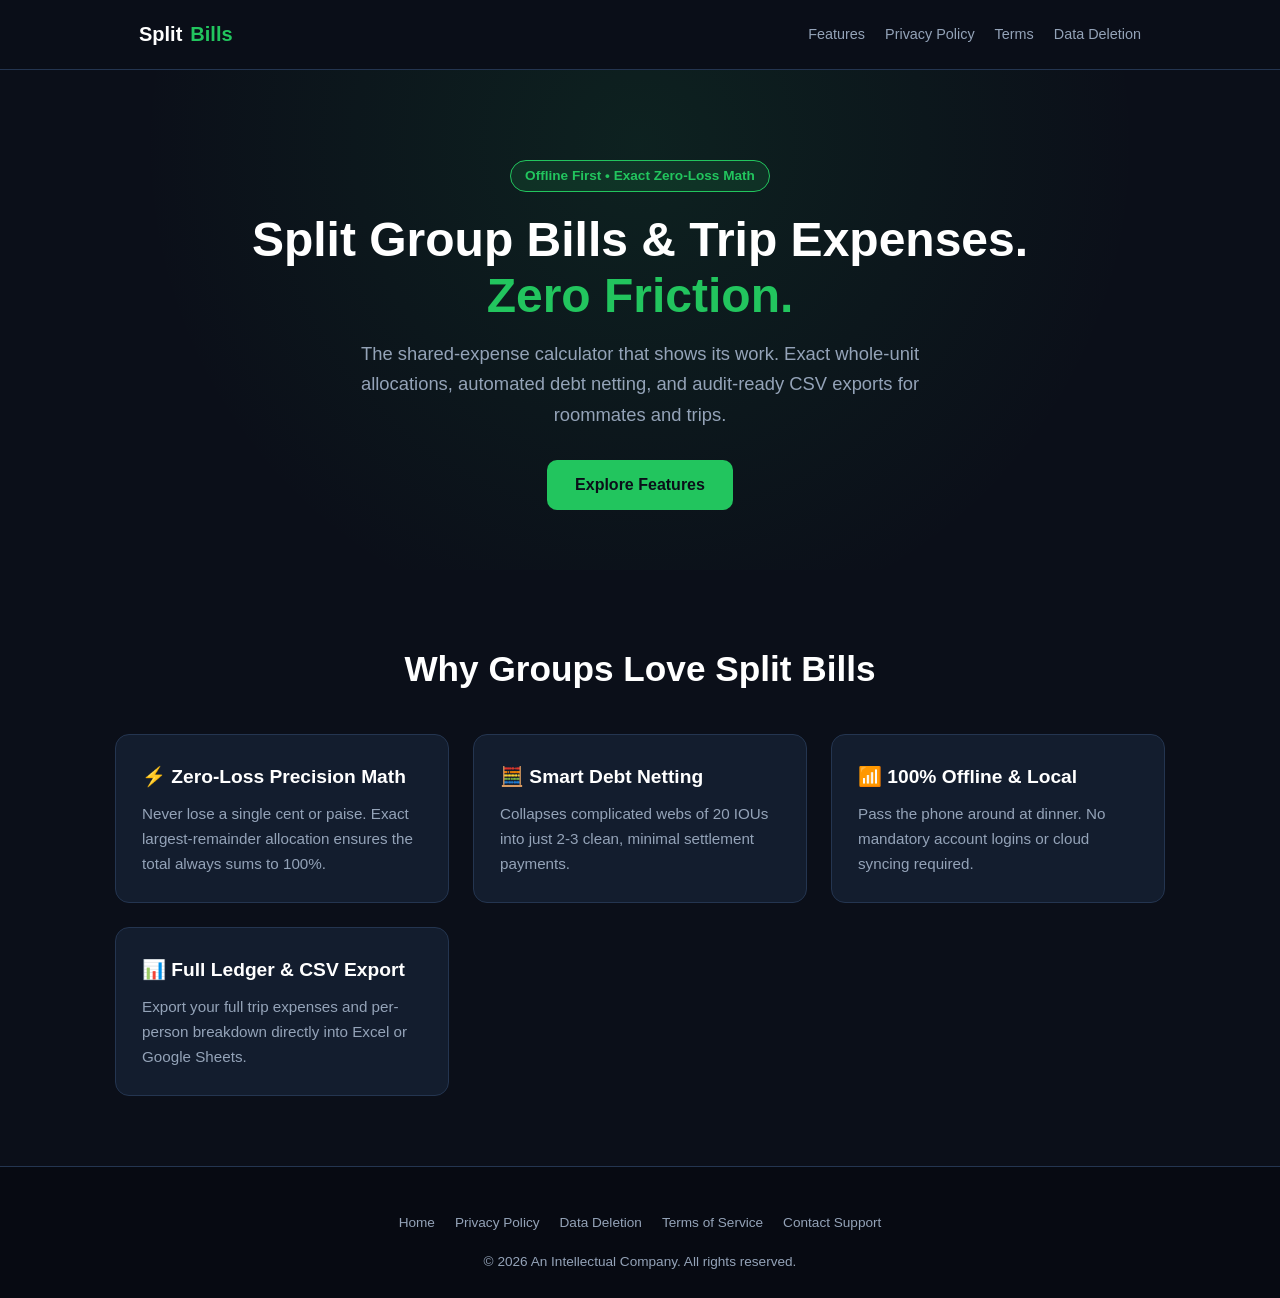
<file: index.html>
﻿<!DOCTYPE html>
<html lang="en">
<head>
  <meta charset="UTF-8">
  <meta name="viewport" content="width=device-width, initial-scale=1.0">
  <title>Split Bills: Group Expenses | Official Android App</title>
  <link rel="icon" type="image/png" href="favicon.png">
  <link rel="stylesheet" href="styles.css">
</head>
<body>
  <header class="navbar">
    <div class="nav-container">
      <a href="index.html" class="brand">Split<span>Bills</span></a>
      <nav class="nav-links">
        <a href="#features">Features</a>
        <a href="privacy.html">Privacy Policy</a>
        <a href="terms.html">Terms</a>
        <a href="delete-account.html">Data Deletion</a>
      </nav>
    </div>
  </header>

  <section class="hero">
    <div class="container">
      <div class="badge">Offline First &bull; Exact Zero-Loss Math</div>
      <h1>Split Group Bills & Trip Expenses. <span>Zero Friction.</span></h1>
      <p>The shared-expense calculator that shows its work. Exact whole-unit allocations, automated debt netting, and audit-ready CSV exports for roommates and trips.</p>
      <a href="#features" class="btn">Explore Features</a>
    </div>
  </section>

  <section id="features" class="container section-padding">
    <h2 style="text-align: center; color: var(--heading); font-size: 2.2rem; margin-bottom: 10px;">Why Groups Love Split Bills</h2>
    <div class="features-grid">
      <div class="card">
        <h3>⚡ Zero-Loss Precision Math</h3>
        <p>Never lose a single cent or paise. Exact largest-remainder allocation ensures the total always sums to 100%.</p>
      </div>
      <div class="card">
        <h3>🧮 Smart Debt Netting</h3>
        <p>Collapses complicated webs of 20 IOUs into just 2-3 clean, minimal settlement payments.</p>
      </div>
      <div class="card">
        <h3>📶 100% Offline & Local</h3>
        <p>Pass the phone around at dinner. No mandatory account logins or cloud syncing required.</p>
      </div>
      <div class="card">
        <h3>📊 Full Ledger & CSV Export</h3>
        <p>Export your full trip expenses and per-person breakdown directly into Excel or Google Sheets.</p>
      </div>
    </div>
  </section>

  <footer class="footer">
    <div class="footer-links">
      <a href="index.html">Home</a>
      <a href="privacy.html">Privacy Policy</a>
      <a href="delete-account.html">Data Deletion</a>
      <a href="terms.html">Terms of Service</a>
      <a href="mailto:anintellectualcompany.contact@gmail.com">Contact Support</a>
    </div>
    &copy; 2026 An Intellectual Company. All rights reserved.
  </footer>
</body>
</html>
</file>
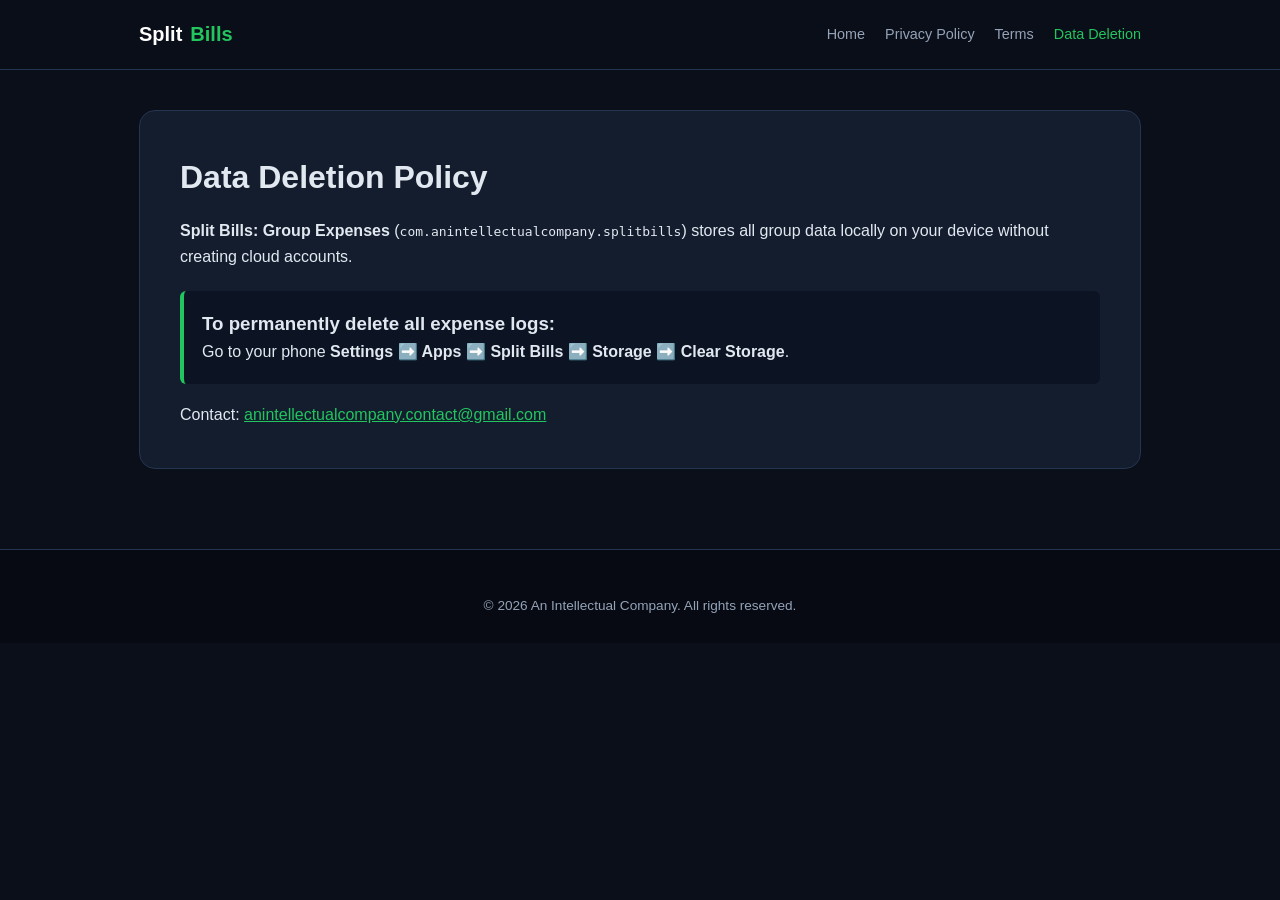
<file: delete-account.html>
﻿<!DOCTYPE html>
<html lang="en">
<head>
  <meta charset="UTF-8">
  <meta name="viewport" content="width=device-width, initial-scale=1.0">
  <title>Data Deletion - Split Bills: Group Expenses</title>
  <link rel="icon" type="image/png" href="favicon.png">
  <link rel="stylesheet" href="styles.css">
</head>
<body>
  <header class="navbar">
    <div class="nav-container">
      <a href="index.html" class="brand">Split<span>Bills</span></a>
      <nav class="nav-links">
        <a href="index.html">Home</a>
        <a href="privacy.html">Privacy Policy</a>
        <a href="terms.html">Terms</a>
        <a href="delete-account.html" class="active">Data Deletion</a>
      </nav>
    </div>
  </header>
  <div class="container">
    <div class="policy-box">
      <h1>Data Deletion Policy</h1>
      <p style="margin-top: 14px;"><strong>Split Bills: Group Expenses</strong> (<code>com.anintellectualcompany.splitbills</code>) stores all group data locally on your device without creating cloud accounts.</p>
      <div class="inner-card" style="margin-top: 20px;">
        <h3>To permanently delete all expense logs:</h3>
        <p>Go to your phone <strong>Settings ➡️ Apps ➡️ Split Bills ➡️ Storage ➡️ Clear Storage</strong>.</p>
      </div>
      <p style="margin-top: 16px;">Contact: <a href="mailto:anintellectualcompany.contact@gmail.com" style="color: var(--accent-green);">anintellectualcompany.contact@gmail.com</a></p>
    </div>
  </div>
  <footer class="footer">&copy; 2026 An Intellectual Company. All rights reserved.</footer>
</body>
</html>
</file>
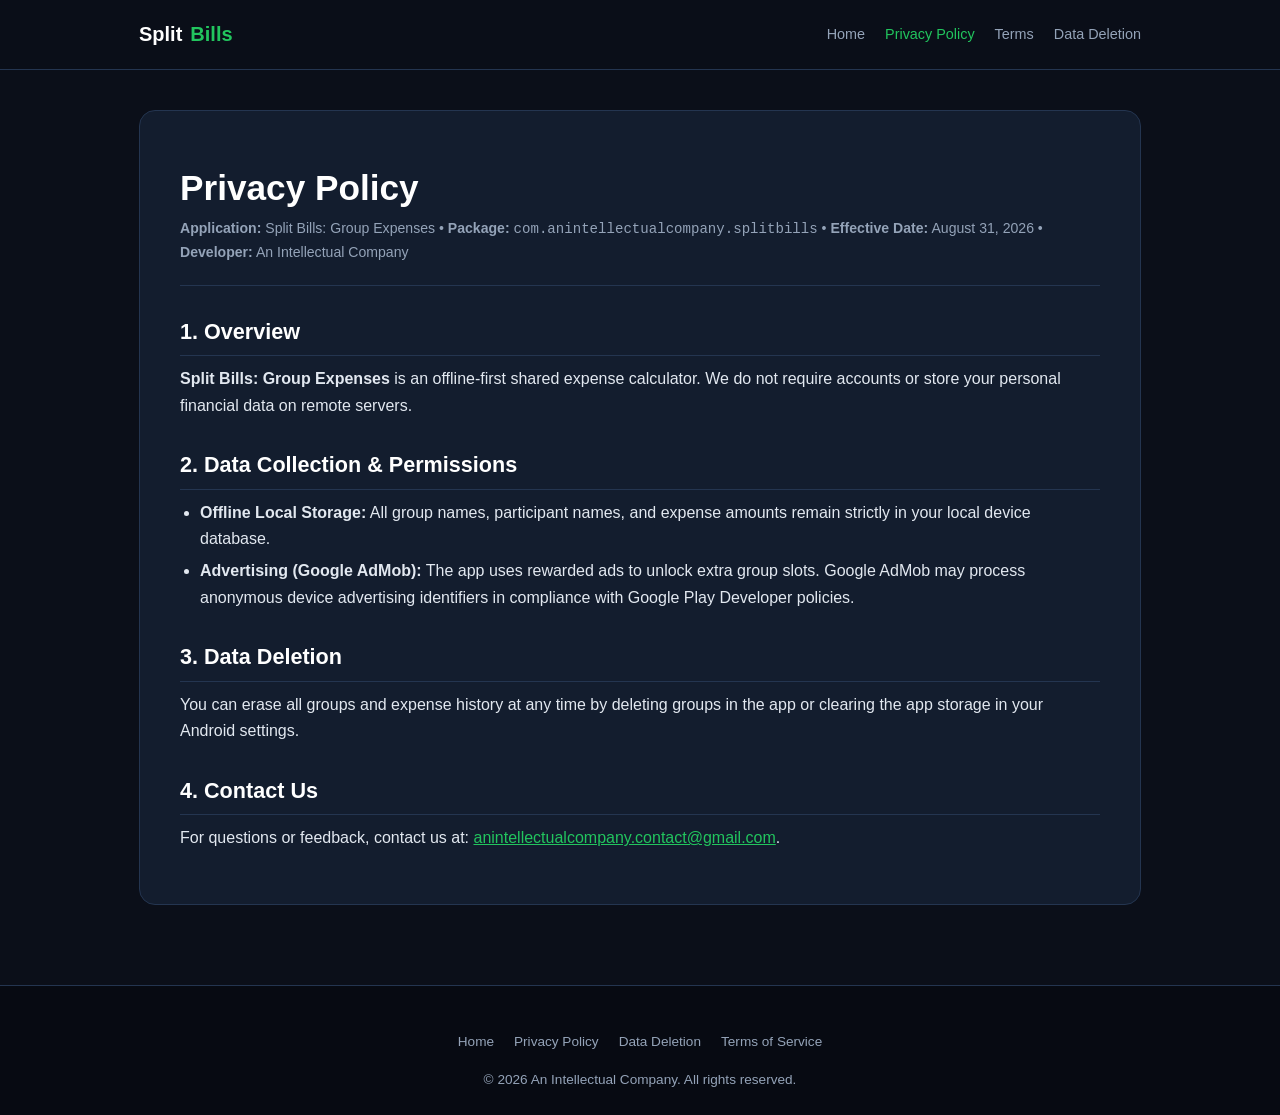
<file: privacy.html>
﻿<!DOCTYPE html>
<html lang="en">
<head>
  <meta charset="UTF-8">
  <meta name="viewport" content="width=device-width, initial-scale=1.0">
  <title>Privacy Policy - Split Bills: Group Expenses</title>
  <link rel="icon" type="image/png" href="favicon.png">
  <link rel="stylesheet" href="styles.css">
</head>
<body>
  <header class="navbar">
    <div class="nav-container">
      <a href="index.html" class="brand">Split<span>Bills</span></a>
      <nav class="nav-links">
        <a href="index.html">Home</a>
        <a href="privacy.html" class="active">Privacy Policy</a>
        <a href="terms.html">Terms</a>
        <a href="delete-account.html">Data Deletion</a>
      </nav>
    </div>
  </header>

  <div class="container">
    <div class="policy-box">
      <div class="policy-header">
        <h1>Privacy Policy</h1>
        <div class="policy-meta">
          <strong>Application:</strong> Split Bills: Group Expenses &bull; 
          <strong>Package:</strong> <code>com.anintellectualcompany.splitbills</code> &bull; 
          <strong>Effective Date:</strong> August 31, 2026 &bull; 
          <strong>Developer:</strong> An Intellectual Company
        </div>
      </div>

      <div class="policy-content">
        <h2>1. Overview</h2>
        <p><strong>Split Bills: Group Expenses</strong> is an offline-first shared expense calculator. We do not require accounts or store your personal financial data on remote servers.</p>

        <h2>2. Data Collection & Permissions</h2>
        <ul>
          <li><strong>Offline Local Storage:</strong> All group names, participant names, and expense amounts remain strictly in your local device database.</li>
          <li><strong>Advertising (Google AdMob):</strong> The app uses rewarded ads to unlock extra group slots. Google AdMob may process anonymous device advertising identifiers in compliance with Google Play Developer policies.</li>
        </ul>

        <h2>3. Data Deletion</h2>
        <p>You can erase all groups and expense history at any time by deleting groups in the app or clearing the app storage in your Android settings.</p>

        <h2>4. Contact Us</h2>
        <p>For questions or feedback, contact us at: <a href="mailto:anintellectualcompany.contact@gmail.com" style="color: var(--accent-green);">anintellectualcompany.contact@gmail.com</a>.</p>
      </div>
    </div>
  </div>

  <footer class="footer">
    <div class="footer-links">
      <a href="index.html">Home</a>
      <a href="privacy.html">Privacy Policy</a>
      <a href="delete-account.html">Data Deletion</a>
      <a href="terms.html">Terms of Service</a>
    </div>
    &copy; 2026 An Intellectual Company. All rights reserved.
  </footer>
</body>
</html>
</file>
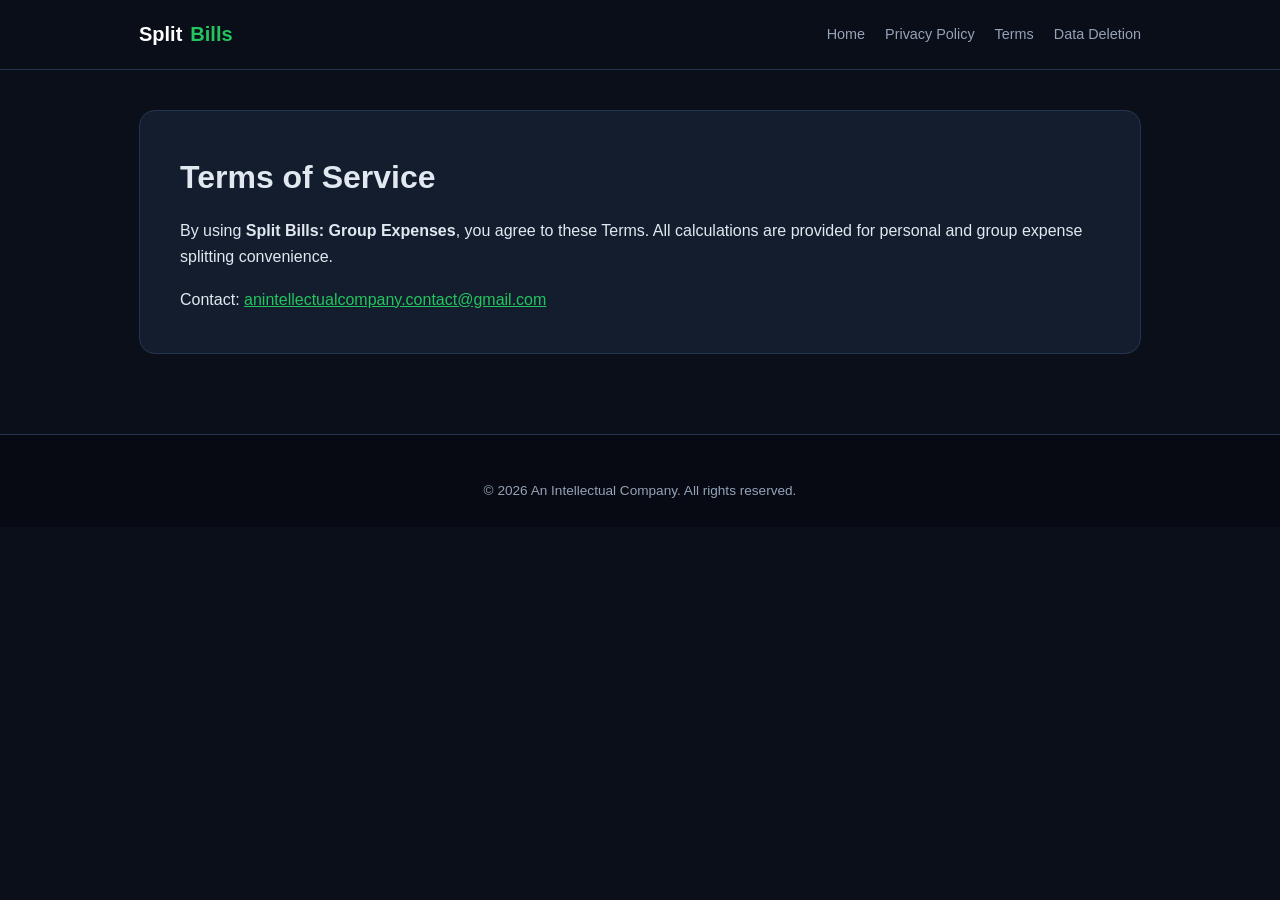
<file: terms.html>
﻿<!DOCTYPE html>
<html lang="en">
<head>
  <meta charset="UTF-8">
  <meta name="viewport" content="width=device-width, initial-scale=1.0">
  <title>Terms of Service - Split Bills: Group Expenses</title>
  <link rel="icon" type="image/png" href="favicon.png">
  <link rel="stylesheet" href="styles.css">
</head>
<body>
  <header class="navbar">
    <div class="nav-container">
      <a href="index.html" class="brand">Split<span>Bills</span></a>
      <nav class="nav-links">
        <a href="index.html">Home</a>
        <a href="privacy.html">Privacy Policy</a>
        <a href="terms.html">Terms</a>
        <a href="delete-account.html">Data Deletion</a>
      </nav>
    </div>
  </header>
  <div class="container">
    <div class="policy-box">
      <h1>Terms of Service</h1>
      <p style="margin-top: 14px;">By using <strong>Split Bills: Group Expenses</strong>, you agree to these Terms. All calculations are provided for personal and group expense splitting convenience.</p>
      <p style="margin-top: 16px;">Contact: <a href="mailto:anintellectualcompany.contact@gmail.com" style="color: var(--accent-green);">anintellectualcompany.contact@gmail.com</a></p>
    </div>
  </div>
  <footer class="footer">&copy; 2026 An Intellectual Company. All rights reserved.</footer>
</body>
</html>
</file>
<file: styles.css>
﻿:root {
  --bg: #0b0f19;
  --bg-card: #131d2e;
  --bg-card-hover: #1b283f;
  --border: #243550;
  --text: #e2e8f0;
  --text-muted: #94a3b8;
  --heading: #ffffff;
  --accent-green: #22c55e;
  --accent-cyan: #38bdf8;
  --accent-coral: #fb7185;
}
* { box-sizing: border-box; margin: 0; padding: 0; }
body { font-family: 'Inter', -apple-system, sans-serif; background: var(--bg); color: var(--text); line-height: 1.65; }
.container { max-width: 1050px; margin: 0 auto; padding: 0 24px; }
.navbar { position: sticky; top: 0; background: rgba(11, 15, 25, 0.9); backdrop-filter: blur(12px); border-bottom: 1px solid var(--border); padding: 18px 0; z-index: 10; }
.nav-container { max-width: 1050px; margin: 0 auto; padding: 0 24px; display: flex; justify-content: space-between; align-items: center; }
.brand { color: var(--heading); font-size: 1.25rem; font-weight: 800; text-decoration: none; display: flex; align-items: center; gap: 8px; }
.brand span { color: var(--accent-green); }
.nav-links { display: flex; gap: 20px; }
.nav-links a { color: var(--text-muted); text-decoration: none; font-size: 0.9rem; font-weight: 500; }
.nav-links a:hover, .nav-links a.active { color: var(--accent-green); }
.hero { padding: 90px 0 60px; text-align: center; background: radial-gradient(circle at 50% 15%, rgba(34, 197, 94, 0.1) 0%, transparent 65%); }
.badge { display: inline-block; background: rgba(34, 197, 94, 0.12); border: 1px solid var(--accent-green); color: var(--accent-green); padding: 4px 14px; border-radius: 999px; font-size: 0.85rem; font-weight: 700; margin-bottom: 20px; }
.hero h1 { font-size: 3rem; color: var(--heading); font-weight: 900; line-height: 1.15; max-width: 800px; margin: 0 auto 16px; }
.hero h1 span { color: var(--accent-green); }
.hero p { font-size: 1.15rem; color: var(--text-muted); max-width: 650px; margin: 0 auto 30px; }
.btn { display: inline-block; background: var(--accent-green); color: #0b0f19; padding: 12px 28px; border-radius: 10px; font-weight: 700; text-decoration: none; transition: 0.2s; }
.btn:hover { background: #4ade80; transform: translateY(-2px); }
.section-padding { padding: 70px 0; }
.features-grid { display: grid; grid-template-columns: repeat(auto-fit, minmax(280px, 1fr)); gap: 24px; margin-top: 36px; }
.card { background: var(--bg-card); border: 1px solid var(--border); border-radius: 14px; padding: 26px; }
.card h3 { color: var(--heading); margin-bottom: 8px; font-size: 1.2rem; }
.card p { color: var(--text-muted); font-size: 0.95rem; }
.policy-box { background: var(--bg-card); border: 1px solid var(--border); border-radius: 16px; padding: 40px; margin: 40px 0 80px; }
.policy-header { border-bottom: 1px solid var(--border); padding-bottom: 20px; margin-bottom: 24px; }
.policy-header h1 { font-size: 2.2rem; color: var(--heading); margin-top: 8px; }
.policy-meta { font-size: 0.88rem; color: var(--text-muted); }
.policy-content h2 { font-size: 1.35rem; color: var(--heading); margin: 28px 0 10px; border-bottom: 1px solid var(--border); padding-bottom: 6px; }
.policy-content p { margin-bottom: 12px; color: var(--text); }
.policy-content ul { padding-left: 20px; margin-bottom: 14px; }
.policy-content li { margin-bottom: 6px; }
.inner-card { background: #0c1424; border-left: 4px solid var(--accent-green); padding: 18px; margin: 18px 0; border-radius: 6px; }
.footer { background: #070a12; border-top: 1px solid var(--border); padding: 45px 0 25px; text-align: center; font-size: 0.85rem; color: var(--text-muted); }
.footer-links { display: flex; gap: 20px; justify-content: center; margin-bottom: 16px; }
.footer-links a { color: var(--text-muted); text-decoration: none; }
.footer-links a:hover { color: var(--accent-green); }
</file>
